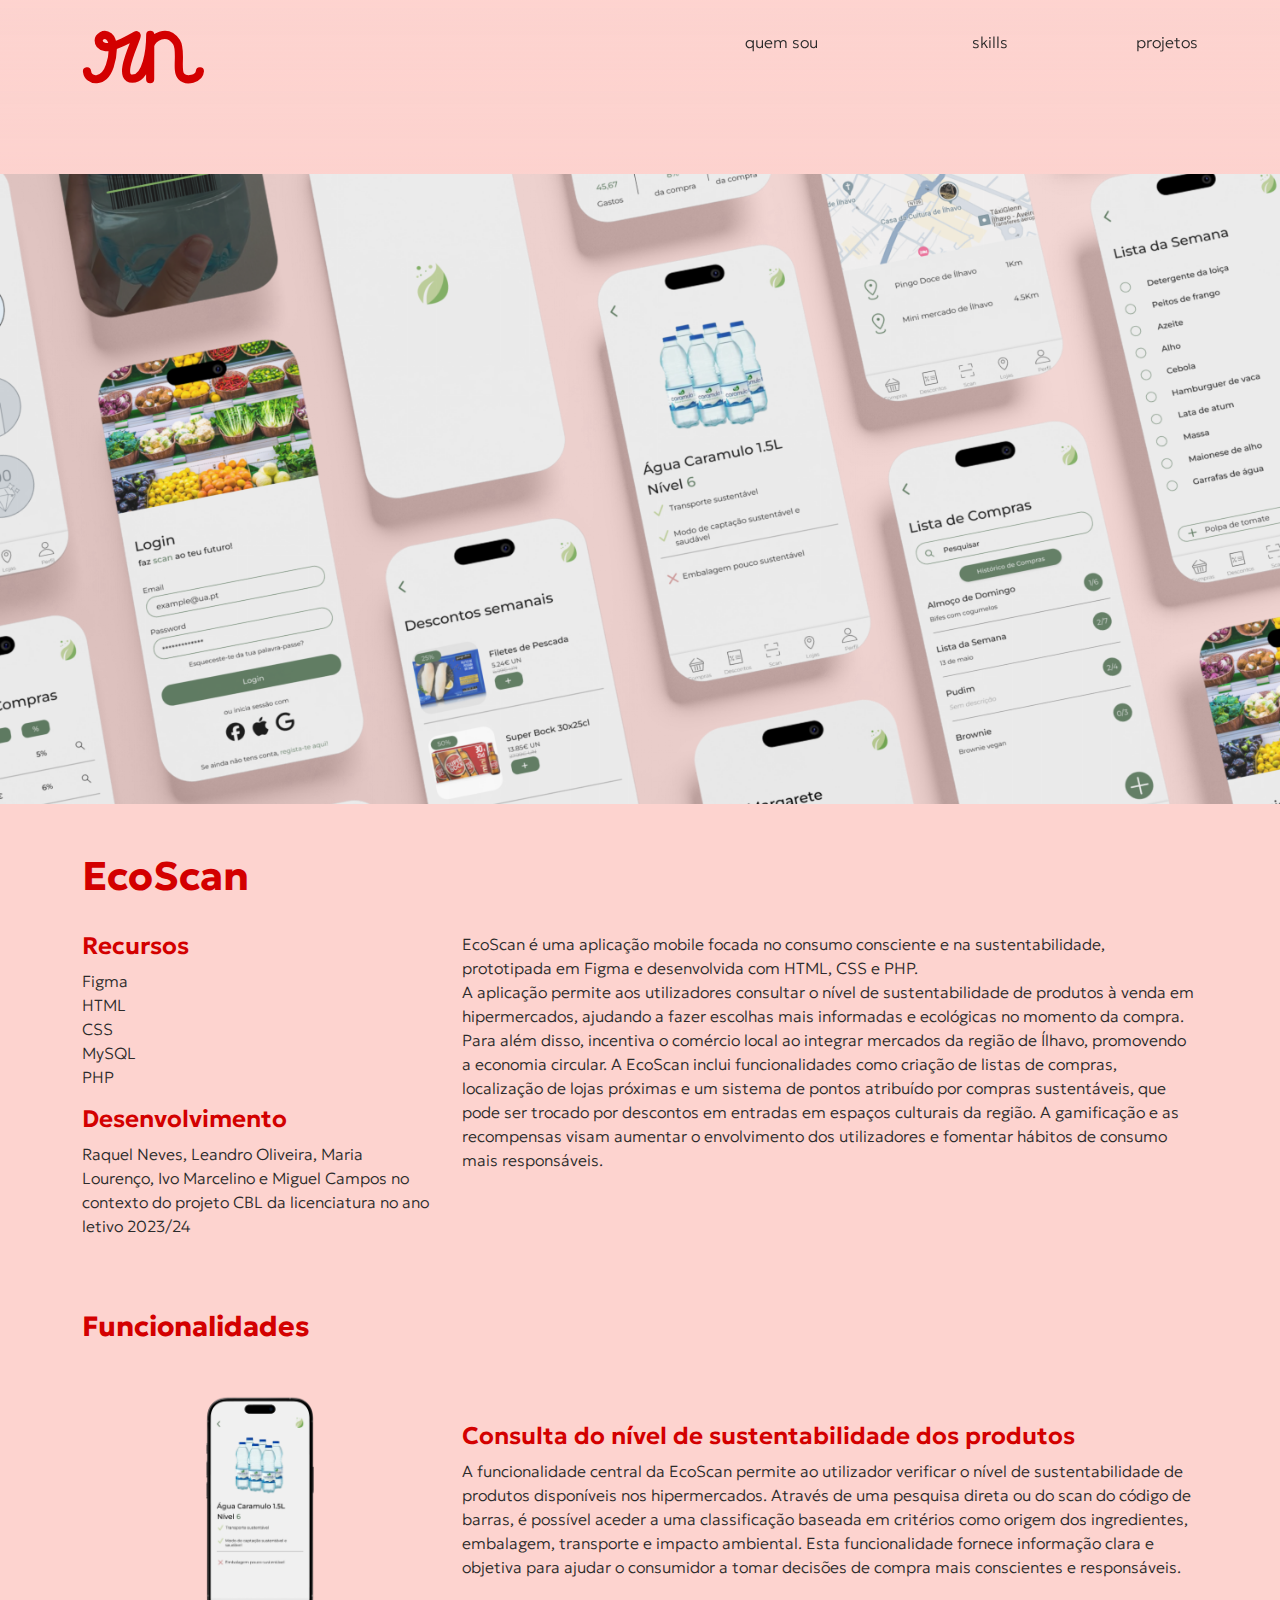
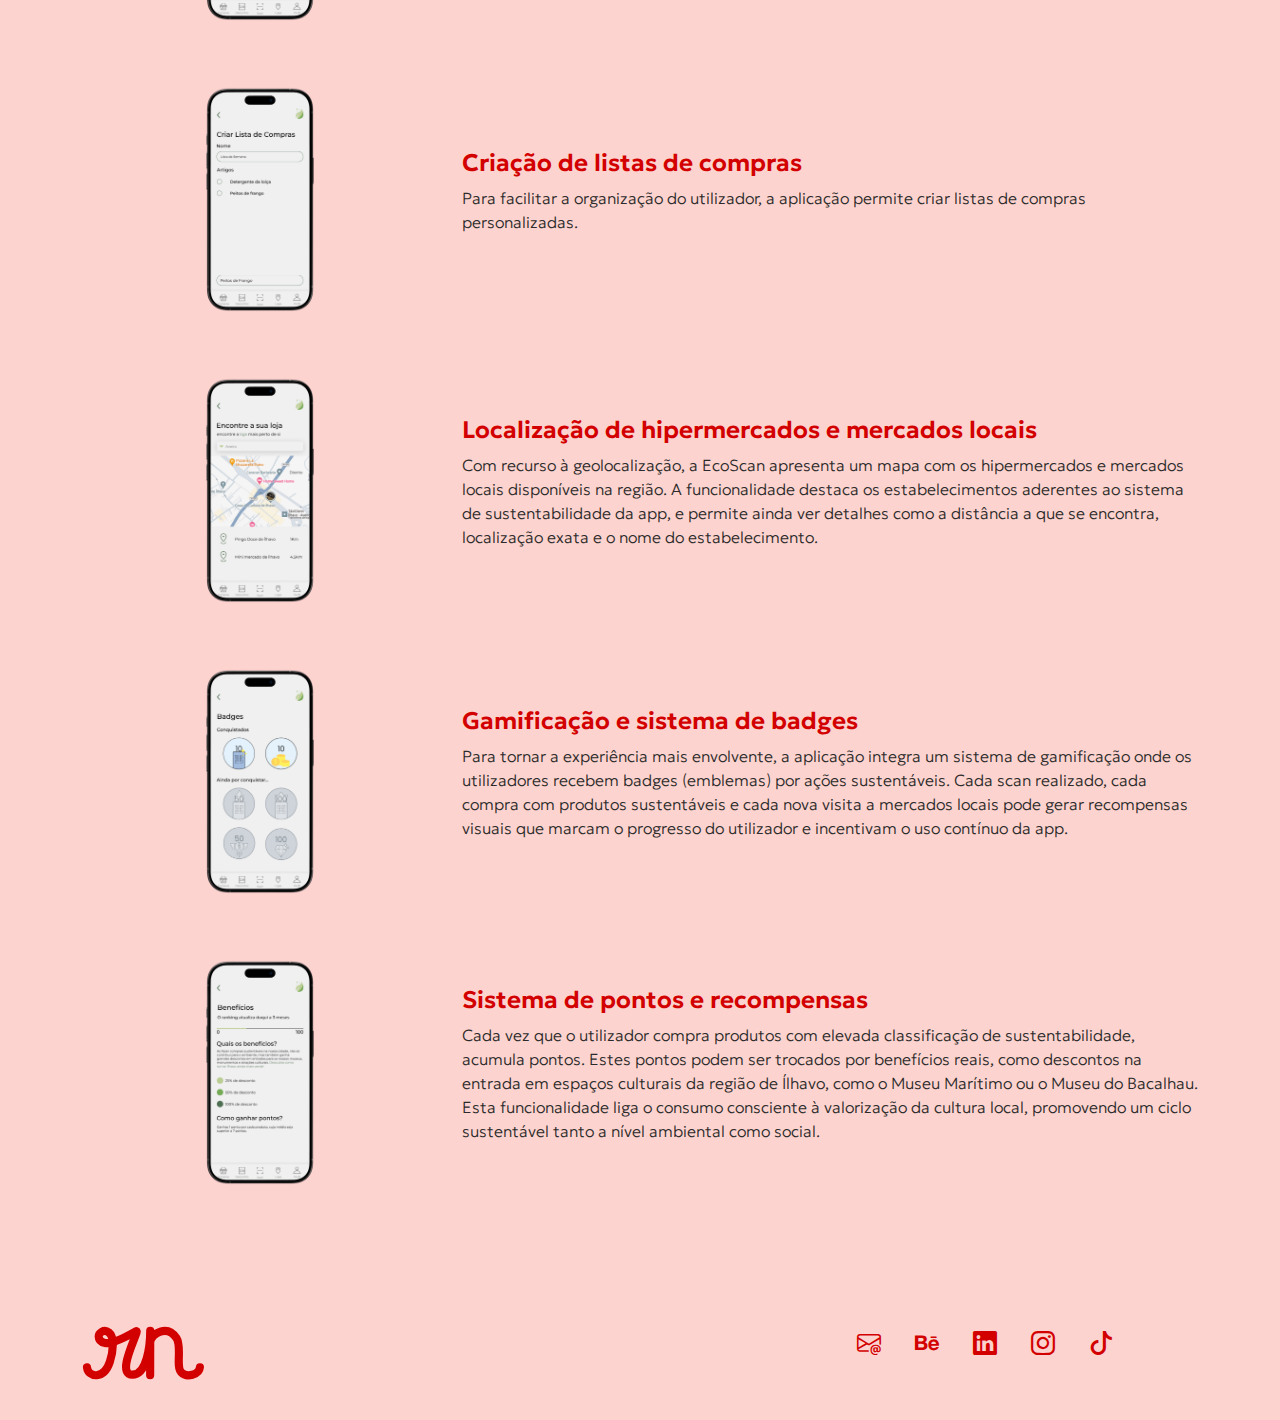
<file: ecoscan.html>
<!DOCTYPE html>
<html lang="pt">
<head>
  <meta charset="UTF-8">
  <meta name="viewport" content="width=device-width, initial-scale=1">
  <link rel="icon" type="image/x-icon" href="svgs/logo_pequeno.svg">
  <title>Raquel Neves – Projeto EcoScan</title>

  <link href="https://cdn.jsdelivr.net/npm/bootstrap@5.3.3/dist/css/bootstrap.min.css" rel="stylesheet">
  <link href="https://cdn.jsdelivr.net/npm/bootstrap-icons/font/bootstrap-icons.css" rel="stylesheet">
  <link rel="preconnect" href="https://fonts.googleapis.com">
  <link rel="preconnect" href="https://fonts.gstatic.com" crossorigin>
  <link href="https://fonts.googleapis.com/css2?family=Playwrite+DK+Loopet:wght@100..400&display=swap" rel="stylesheet">
  <link href="global.css" rel="stylesheet">
  <link rel="preconnect" href="https://fonts.googleapis.com">
  <link rel="preconnect" href="https://fonts.gstatic.com" crossorigin>
  <link href="https://fonts.googleapis.com/css2?family=Geologica:wght@100..900&display=swap" rel="stylesheet">


</head>

<body style="background: var(--light-pink)">

<header class="nav">
  <div class="container">
    <div class="row">
      <div class="col-6">
        <a href="index.html"><img src="svgs/logo_pequeno.svg"></a>
      </div>
      <div class="col-2 text-end">
        <a class="nav-menu" href="quemsou.html">quem sou</a>
      </div>
      <div class="col-2 text-end">
        <a class="nav-menu" href="index.html#skills">skills</a>
      </div>
      <div class="col-2 text-end">
        <a class="nav-menu" href="projetos.html">projetos</a>
      </div>
    </div>

  </div>
</header>

<section>
  <div class="capa-projeto mb-5">
    <img src="mockups/ecoscan-capa.png" alt="Capa" class="img-capa-projeto">
  </div>
  <section class="container mt-5">
    <h1 class="pb-4">EcoScan</h1>
    <div class="row">
      <div class="col-4">
        <h4>Recursos</h4>
        <ul>
          <li>Figma</li>
          <li>HTML</li>
          <li>CSS</li>
          <li>MySQL</li>
          <li>PHP</li>
        </ul>
        <h4>Desenvolvimento</h4>
        <p>Raquel Neves, Leandro Oliveira, Maria Lourenço, Ivo Marcelino e Miguel Campos no contexto do projeto CBL da licenciatura no ano letivo 2023/24</p>
      </div>
      <div class="col-8">
        <p>
          EcoScan é uma aplicação mobile focada no consumo consciente e na sustentabilidade, prototipada em Figma e desenvolvida com HTML, CSS e PHP.
          <br>A aplicação permite aos utilizadores consultar o nível de sustentabilidade de produtos à venda em hipermercados, ajudando a fazer escolhas mais informadas e ecológicas no momento da compra. Para além disso, incentiva o comércio local ao integrar mercados da região de Ílhavo, promovendo a economia circular. A EcoScan inclui funcionalidades como criação de listas de compras, localização de lojas próximas e um sistema de pontos atribuído por compras sustentáveis, que pode ser trocado por descontos em entradas em espaços culturais da região. A gamificação e as recompensas visam aumentar o envolvimento dos utilizadores e fomentar hábitos de consumo mais responsáveis.
        </p>
      </div>
    </div>

    <section class="my-5 pt-2 pb-5">
      <h3 class="pb-4">Funcionalidades</h3>
      <div class="row mb-4">
        <div class="col-4">
          <img src="projetos/ecoscan-nivel.png" width="100%">
        </div>
        <div class="col-8 d-flex align-items-center">
          <div>
            <h4>Consulta do nível de sustentabilidade dos produtos</h4>
            <p>
              A funcionalidade central da EcoScan permite ao utilizador verificar o nível de sustentabilidade de produtos disponíveis nos hipermercados. Através de uma pesquisa direta ou do scan do código de barras, é possível aceder a uma classificação baseada em critérios como origem dos ingredientes, embalagem, transporte e impacto ambiental. Esta funcionalidade fornece informação clara e objetiva para ajudar o consumidor a tomar decisões de compra mais conscientes e responsáveis.          </p>
          </div>
        </div>
      </div>
      <div class="row mb-4">
        <div class="col-4">
          <img src="projetos/ecoscan-lista.png" width="100%">
        </div>
        <div class="col-8 d-flex align-items-center">
          <div>
            <h4>Criação de listas de compras</h4>
            <p>
              Para facilitar a organização do utilizador, a aplicação permite criar listas de compras personalizadas.
            </p>
          </div>
        </div>
      </div>
      <div class="row mb-4">
        <div class="col-4">
          <img src="projetos/ecoscan-lojas.png" width="100%">
        </div>
        <div class="col-8 d-flex align-items-center">
          <div>
            <h4>Localização de hipermercados e mercados locais</h4>
            <p>
              Com recurso à geolocalização, a EcoScan apresenta um mapa com os hipermercados e mercados locais disponíveis na região. A funcionalidade destaca os estabelecimentos aderentes ao sistema de sustentabilidade da app, e permite ainda ver detalhes como a distância a que se encontra, localização exata e o nome do estabelecimento.
            </p>
          </div>
        </div>
      </div>
      <div class="row mb-4">
        <div class="col-4">
          <img src="projetos/ecoscan-badges.png" width="100%">
        </div>
        <div class="col-8 d-flex align-items-center">
          <div>
            <h4>Gamificação e sistema de badges</h4>
            <p>
              Para tornar a experiência mais envolvente, a aplicação integra um sistema de gamificação onde os utilizadores recebem badges (emblemas) por ações sustentáveis. Cada scan realizado, cada compra com produtos sustentáveis e cada nova visita a mercados locais pode gerar recompensas visuais que marcam o progresso do utilizador e incentivam o uso contínuo da app.
            </p>
          </div>
        </div>
      </div>
      <div class="row mb-4">
        <div class="col-4">
          <img src="projetos/ecoscan-pontos.png" width="100%">
        </div>
        <div class="col-8 d-flex align-items-center">
          <div>
            <h4>Sistema de pontos e recompensas</h4>
            <p>
              Cada vez que o utilizador compra produtos com elevada classificação de sustentabilidade, acumula pontos. Estes pontos podem ser trocados por benefícios reais, como descontos na entrada em espaços culturais da região de Ílhavo, como o Museu Marítimo ou o Museu do Bacalhau. Esta funcionalidade liga o consumo consciente à valorização da cultura local, promovendo um ciclo sustentável tanto a nível ambiental como social.
            </p>
          </div>
        </div>
      </div>

    </section>
  </section>

</section>




<!-- FOOTER -->
<footer>
  <div class="container">
    <div class="row">
      <div class="col-8">
        <a href="index.html#top"><img src="svgs/logo_pequeno.svg"></a>
      </div>
      <div class="col-4">
        <a href=""><i style="color: var(--main-red)" class="bi-envelope-at"></i></a>
        <a href="https://www.behance.net/ui-raquel" target="_blank"><i style="color: var(--main-red)" class="bi-behance"></i></a>
        <a href="https://www.linkedin.com/in/raquelgneves/" target="_blank"><i style="color: var(--main-red)" class="bi-linkedin"></i></a>
        <a href="https://www.instagram.com/ui.raquel/" target="_blank"><i style="color: var(--main-red)" class="bi-instagram"></i></a>
        <a href=""><i style="color: var(--main-red)" class="bi-tiktok"></i></a>
      </div>
    </div>
  </div>

</footer>


<script src="https://cdn.jsdelivr.net/npm/bootstrap@5.3.3/dist/js/bootstrap.bundle.min.js"></script>


</body>
</html>
</file>
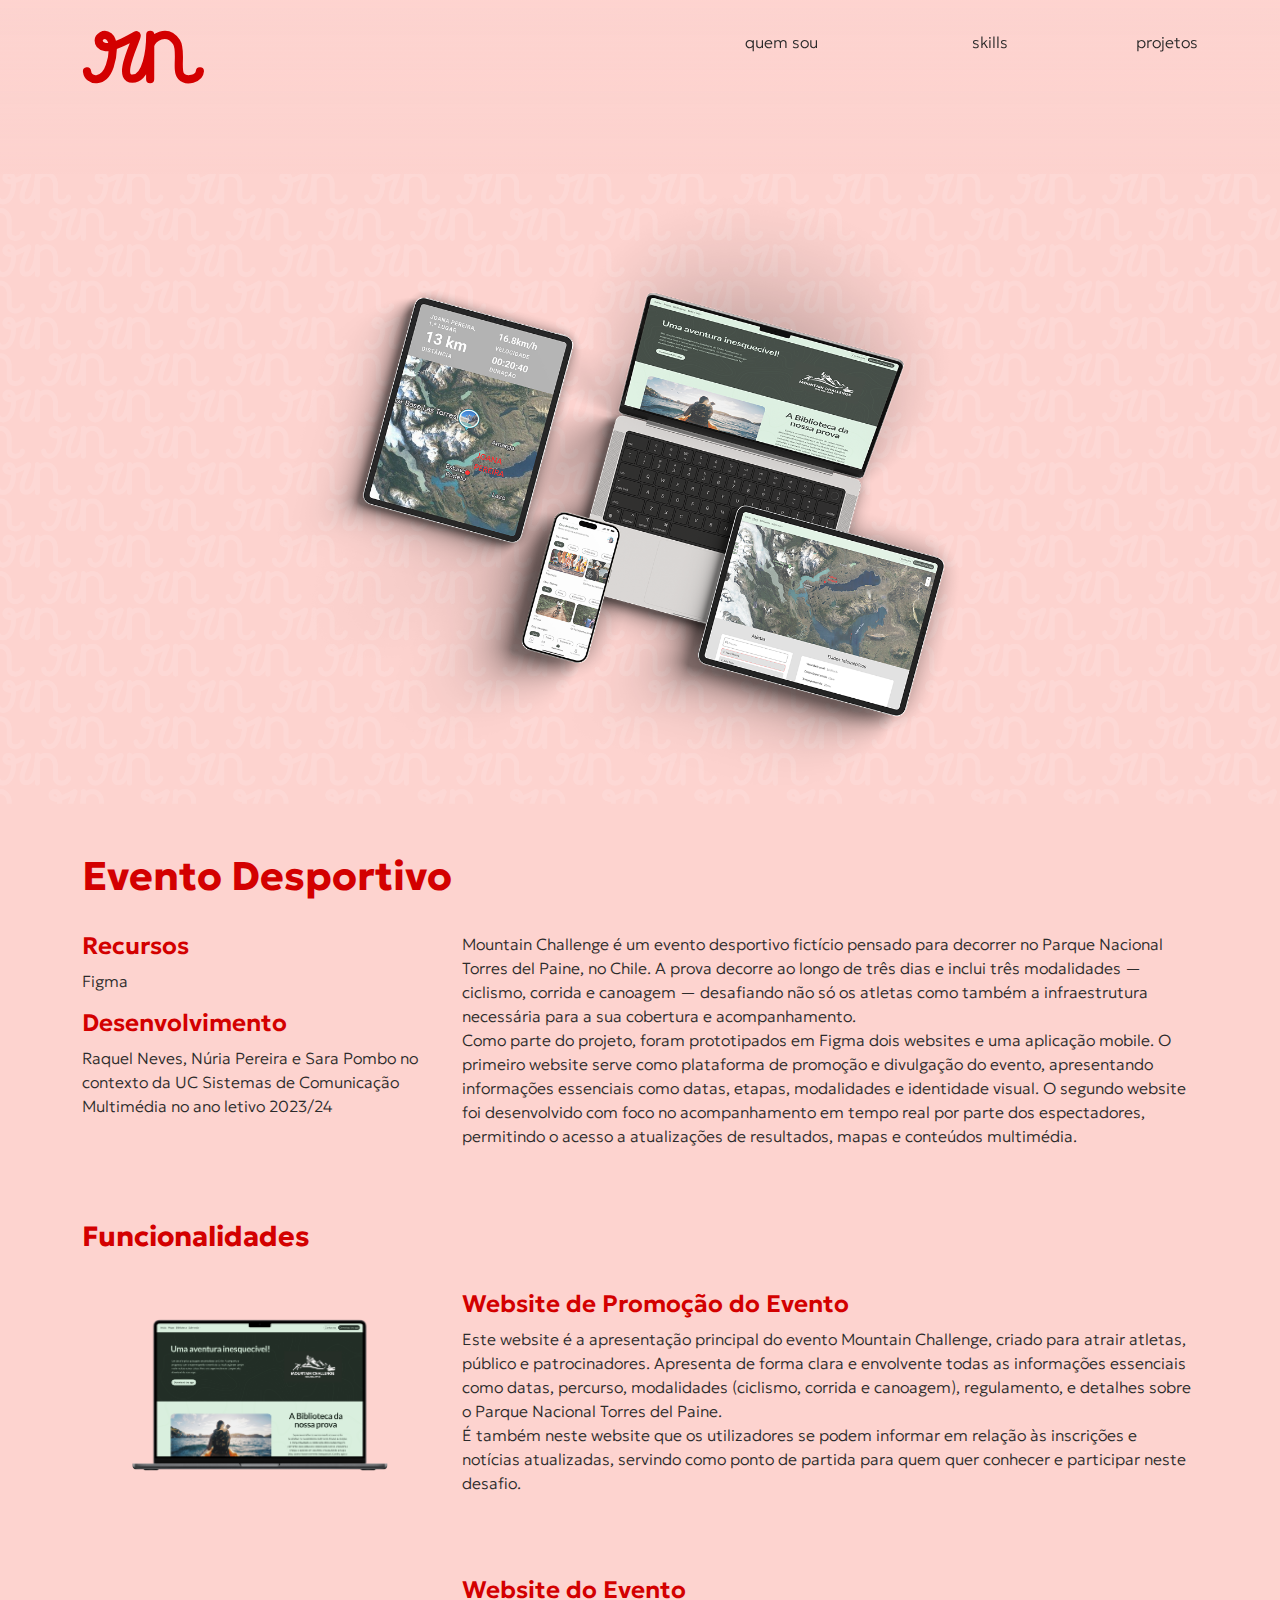
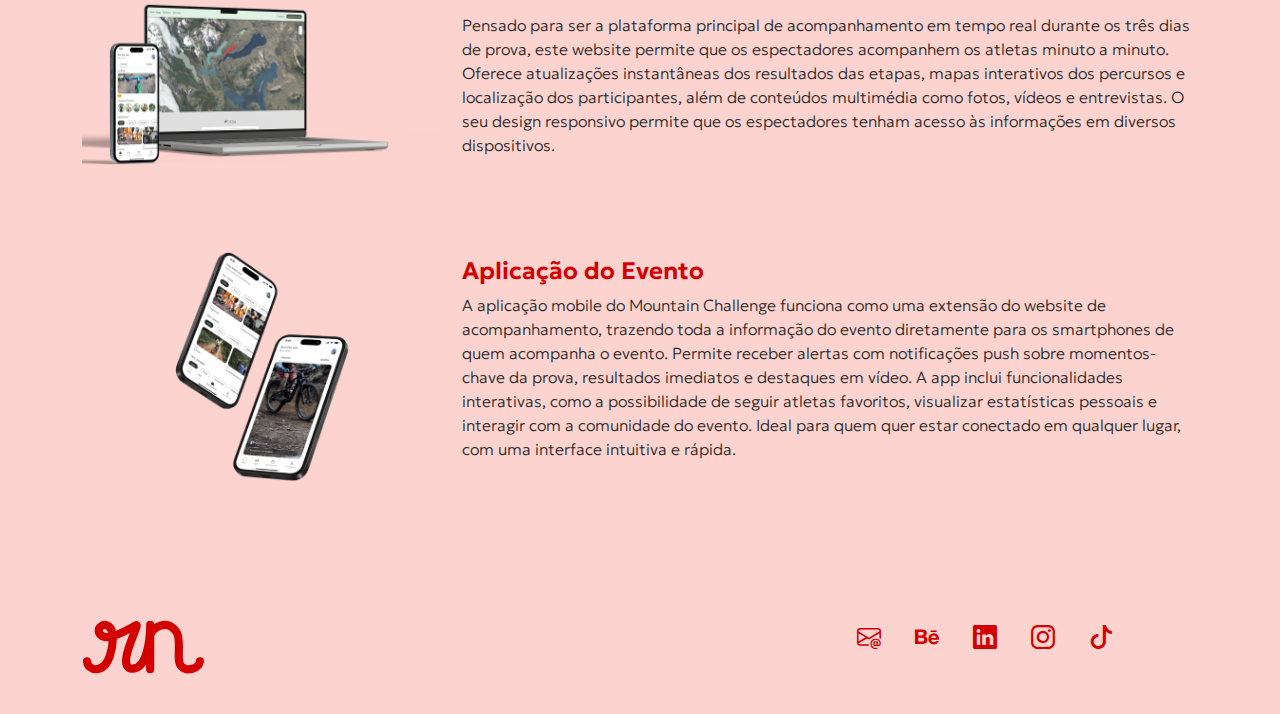
<file: evento.html>
<!DOCTYPE html>
<html lang="pt">
<head>
  <meta charset="UTF-8">
  <meta name="viewport" content="width=device-width, initial-scale=1">
  <link rel="icon" type="image/x-icon" href="svgs/logo_pequeno.svg">
  <title>Raquel Neves – Projeto Evento Desportivo</title>

  <link href="https://cdn.jsdelivr.net/npm/bootstrap@5.3.3/dist/css/bootstrap.min.css" rel="stylesheet">
  <link href="https://cdn.jsdelivr.net/npm/bootstrap-icons/font/bootstrap-icons.css" rel="stylesheet">
  <link rel="preconnect" href="https://fonts.googleapis.com">
  <link rel="preconnect" href="https://fonts.gstatic.com" crossorigin>
  <link href="https://fonts.googleapis.com/css2?family=Playwrite+DK+Loopet:wght@100..400&display=swap" rel="stylesheet">
  <link href="global.css" rel="stylesheet">
  <link rel="preconnect" href="https://fonts.googleapis.com">
  <link rel="preconnect" href="https://fonts.gstatic.com" crossorigin>
  <link href="https://fonts.googleapis.com/css2?family=Geologica:wght@100..900&display=swap" rel="stylesheet">


</head>

<body style="background: var(--light-pink)">

<header class="nav">
  <div class="container">
    <div class="row">
      <div class="col-6">
        <a href="index.html"><img src="svgs/logo_pequeno.svg"></a>
      </div>
      <div class="col-2 text-end">
        <a class="nav-menu" href="quemsou.html">quem sou</a>
      </div>
      <div class="col-2 text-end">
        <a class="nav-menu" href="index.html#skills">skills</a>
      </div>
      <div class="col-2 text-end">
        <a class="nav-menu" href="projetos.html">projetos</a>
      </div>
    </div>

  </div>
</header>

<section>
  <div class="capa-projeto mb-5">
    <img src="projetos/evento-capa.png" class="img-capa-projeto">
  </div>
  <section class="container mt-5">
    <h1 class="pb-4">Evento Desportivo</h1>
    <div class="row">
      <div class="col-4">
        <h4>Recursos</h4>
        <ul>
          <li>Figma</li>
        </ul>
        <h4>Desenvolvimento</h4>
        <p>Raquel Neves, Núria Pereira e Sara Pombo no contexto da UC Sistemas de Comunicação Multimédia no ano letivo 2023/24</p>
      </div>
      <div class="col-8">
        <p>
          Mountain Challenge é um evento desportivo fictício pensado para decorrer no Parque Nacional Torres del Paine, no Chile. A prova decorre ao longo de três dias e inclui três modalidades — ciclismo, corrida e canoagem — desafiando não só os atletas como também a infraestrutura necessária para a sua cobertura e acompanhamento.
          <br>Como parte do projeto, foram prototipados em Figma dois websites e uma aplicação mobile. O primeiro website serve como plataforma de promoção e divulgação do evento, apresentando informações essenciais como datas, etapas, modalidades e identidade visual. O segundo website foi desenvolvido com foco no acompanhamento em tempo real por parte dos espectadores, permitindo o acesso a atualizações de resultados, mapas e conteúdos multimédia.
        </p>
      </div>
    </div>

    <section class="my-5 pt-2 pb-5">
      <h3 class="pb-4">Funcionalidades</h3>
      <div class="row mb-4">
        <div class="col-4">
          <img src="projetos/evento-sitepromocional.png" width="100%">
        </div>
        <div class="col-8 d-flex align-items-center">
          <div>
            <h4>Website de Promoção do Evento</h4>
            <p>
              Este website é a apresentação principal do evento Mountain Challenge, criado para atrair atletas, público e patrocinadores. Apresenta de forma clara e envolvente todas as informações essenciais como datas, percurso, modalidades (ciclismo, corrida e canoagem), regulamento, e detalhes sobre o Parque Nacional Torres del Paine.
              <br>É também neste website que os utilizadores se podem informar em relação às inscrições e notícias atualizadas, servindo como ponto de partida para quem quer conhecer e participar neste desafio.
            </p>
          </div>
        </div>
      </div>
      <div class="row mb-4">
        <div class="col-4">
          <img src="projetos/evento-website.png" width="100%">
        </div>
        <div class="col-8 d-flex align-items-center">
          <div>
            <h4>Website do Evento</h4>
            <p>
              Pensado para ser a plataforma principal de acompanhamento em tempo real durante os três dias de prova, este website permite que os espectadores acompanhem os atletas minuto a minuto. Oferece atualizações instantâneas dos resultados das etapas, mapas interativos dos percursos e localização dos participantes, além de conteúdos multimédia como fotos, vídeos e entrevistas. O seu design responsivo permite que os espectadores tenham acesso às informações em diversos dispositivos.
            </p>
          </div>
        </div>
      </div>
      <div class="row mb-4">
        <div class="col-4">
          <img src="projetos/evento-app.png" width="100%">
        </div>
        <div class="col-8 d-flex align-items-center">
          <div>
            <h4>Aplicação do Evento</h4>
            <p>
              A aplicação mobile do Mountain Challenge funciona como uma extensão do website de acompanhamento, trazendo toda a informação do evento diretamente para os smartphones de quem acompanha o evento. Permite receber alertas com notificações push sobre momentos-chave da prova, resultados imediatos e destaques em vídeo. A app inclui funcionalidades interativas, como a possibilidade de seguir atletas favoritos, visualizar estatísticas pessoais e interagir com a comunidade do evento. Ideal para quem quer estar conectado em qualquer lugar, com uma interface intuitiva e rápida.
            </p>
          </div>
        </div>
      </div>

    </section>
  </section>

</section>




<!-- FOOTER -->
<footer>
  <div class="container">
    <div class="row">
      <div class="col-8">
        <a href="index.html#top"><img src="svgs/logo_pequeno.svg"></a>
      </div>
      <div class="col-4">
        <a href=""><i style="color: var(--main-red)" class="bi-envelope-at"></i></a>
        <a href="https://www.behance.net/ui-raquel" target="_blank"><i style="color: var(--main-red)" class="bi-behance"></i></a>
        <a href="https://www.linkedin.com/in/raquelgneves/" target="_blank"><i style="color: var(--main-red)" class="bi-linkedin"></i></a>
        <a href="https://www.instagram.com/ui.raquel/" target="_blank"><i style="color: var(--main-red)" class="bi-instagram"></i></a>
        <a href=""><i style="color: var(--main-red)" class="bi-tiktok"></i></a>
      </div>
    </div>
  </div>

</footer>


<script src="https://cdn.jsdelivr.net/npm/bootstrap@5.3.3/dist/js/bootstrap.bundle.min.js"></script>


</body>
</html>
</file>
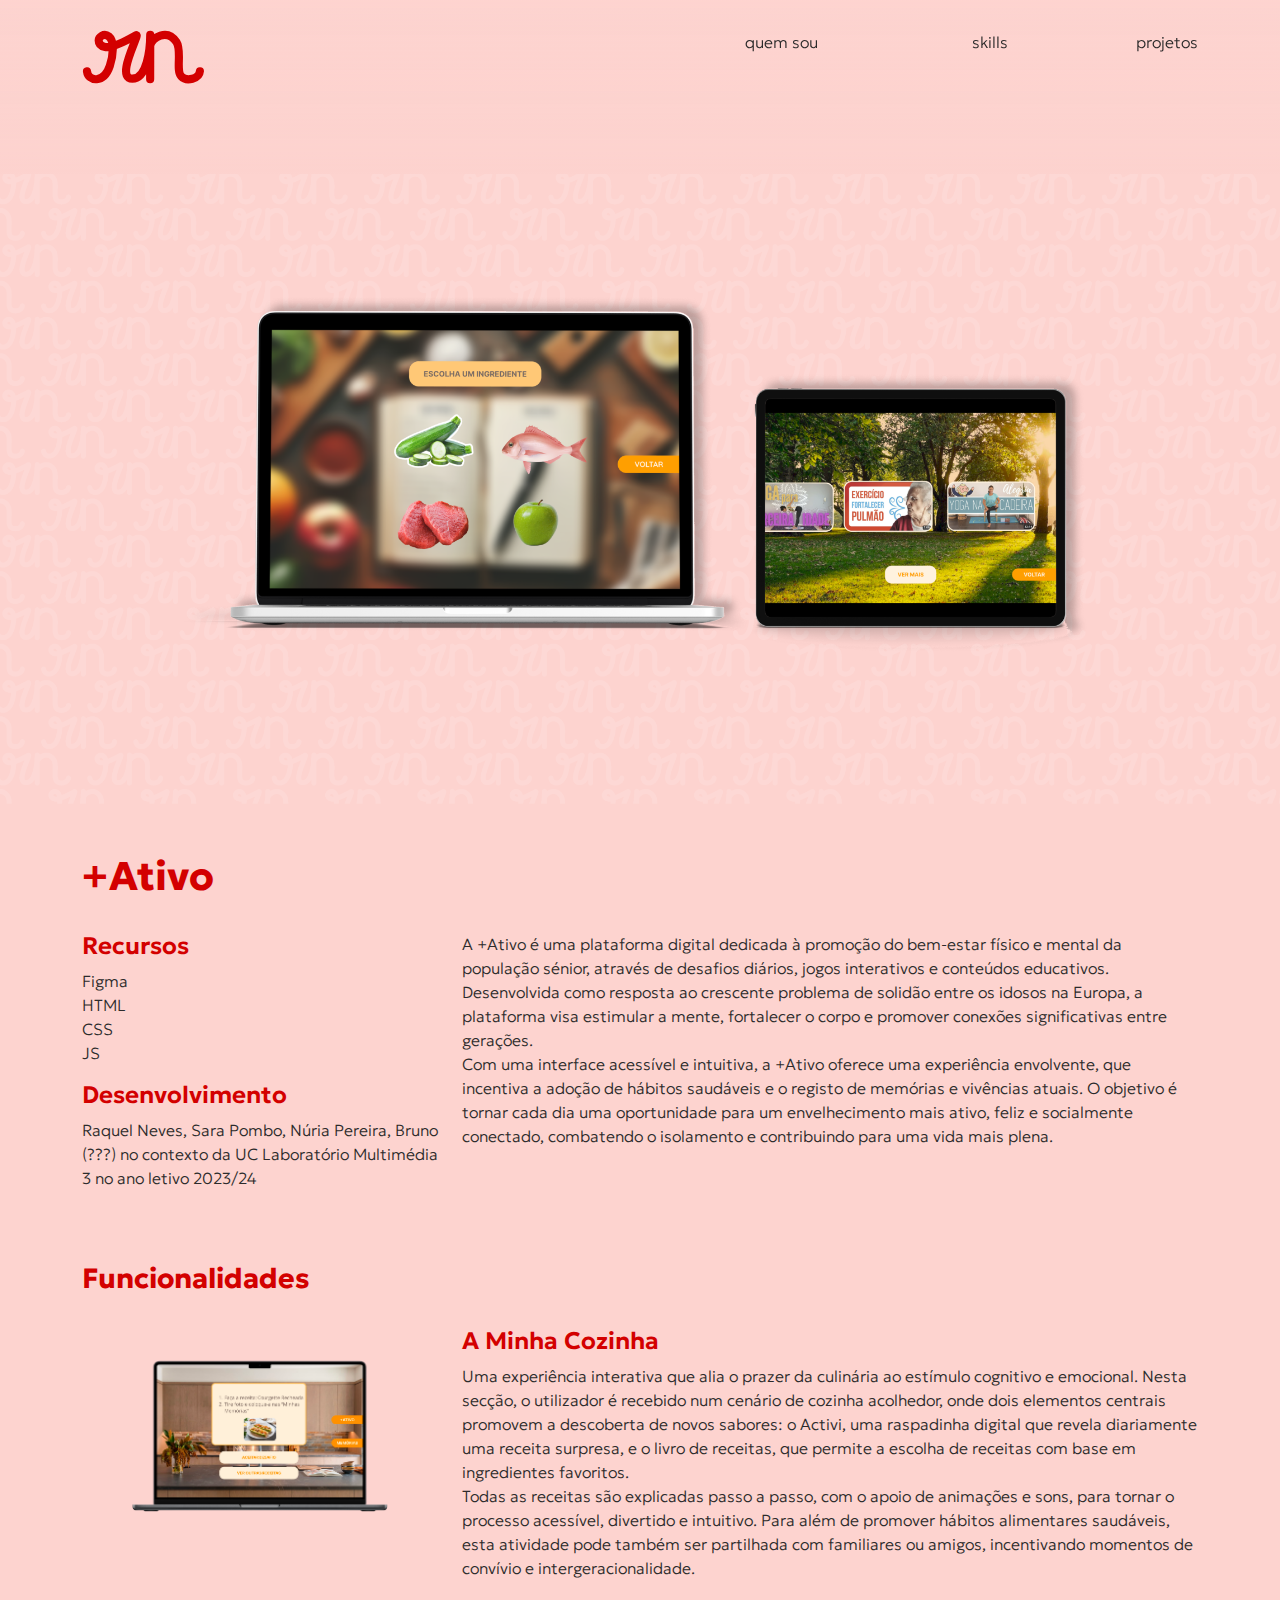
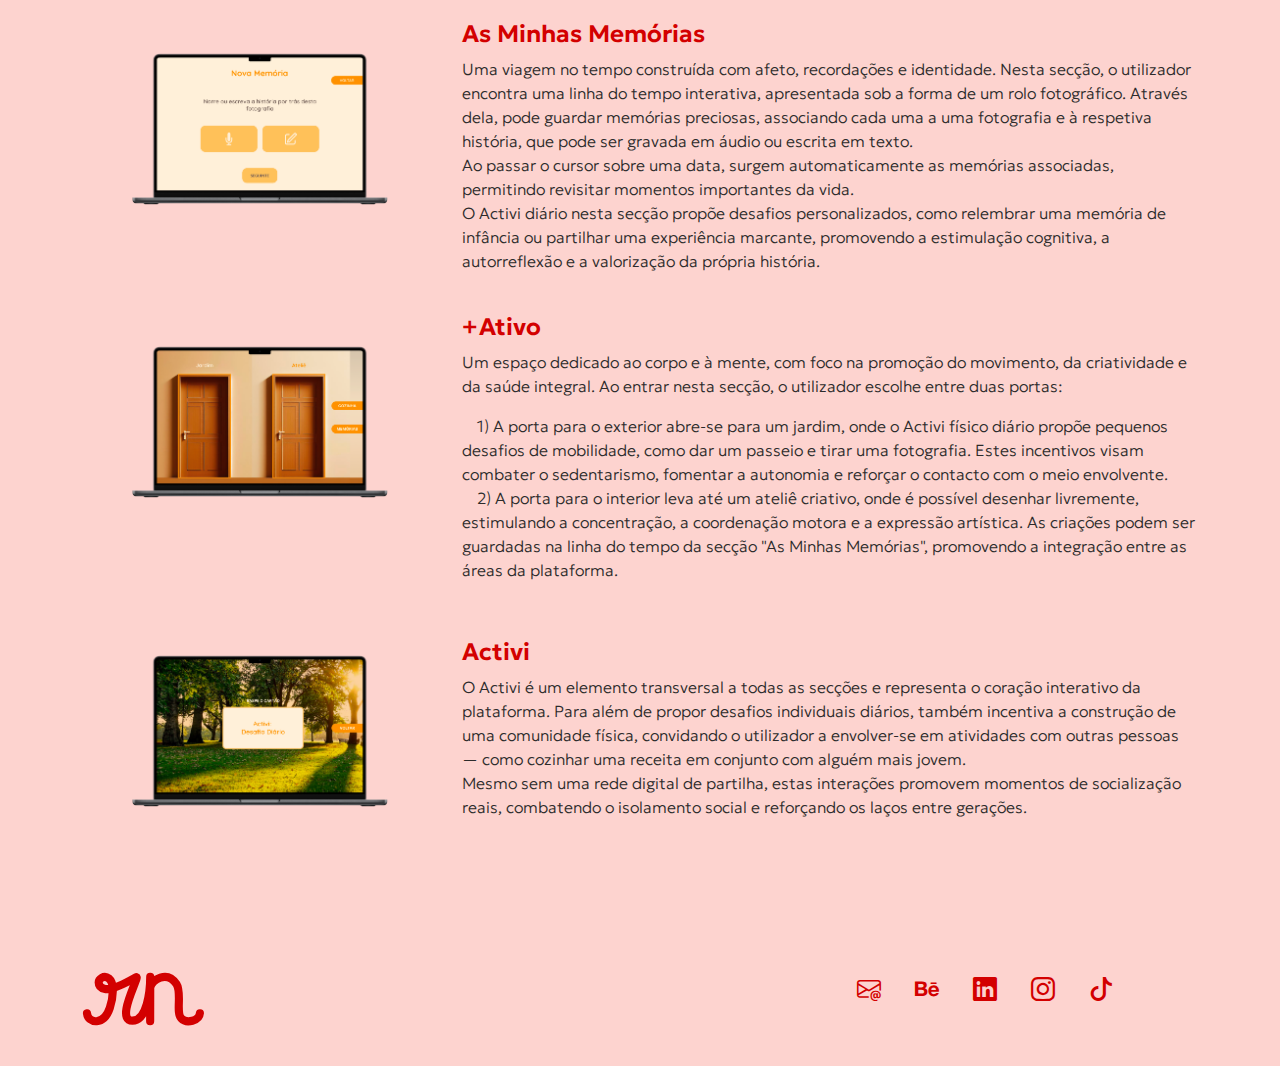
<file: maisativo.html>
<!DOCTYPE html>
<html lang="pt">
<head>
    <meta charset="UTF-8">
    <meta name="viewport" content="width=device-width, initial-scale=1">
    <link rel="icon" type="image/x-icon" href="svgs/logo_pequeno.svg">
    <title>Raquel Neves – Projeto +Ativo</title>

    <link href="https://cdn.jsdelivr.net/npm/bootstrap@5.3.3/dist/css/bootstrap.min.css" rel="stylesheet">
    <link href="https://cdn.jsdelivr.net/npm/bootstrap-icons/font/bootstrap-icons.css" rel="stylesheet">
    <link rel="preconnect" href="https://fonts.googleapis.com">
    <link rel="preconnect" href="https://fonts.gstatic.com" crossorigin>
    <link href="https://fonts.googleapis.com/css2?family=Playwrite+DK+Loopet:wght@100..400&display=swap" rel="stylesheet">
    <link href="global.css" rel="stylesheet">
    <link rel="preconnect" href="https://fonts.googleapis.com">
    <link rel="preconnect" href="https://fonts.gstatic.com" crossorigin>
    <link href="https://fonts.googleapis.com/css2?family=Geologica:wght@100..900&display=swap" rel="stylesheet">


</head>

<body style="background: var(--light-pink)">

<header class="nav">
    <div class="container">
        <div class="row">
            <div class="col-6">
                <a href="index.html"><img src="svgs/logo_pequeno.svg"></a>
            </div>
            <div class="col-2 text-end">
                <a class="nav-menu" href="quemsou.html">quem sou</a>
            </div>
            <div class="col-2 text-end">
                <a class="nav-menu" href="index.html#skills">skills</a>
            </div>
            <div class="col-2 text-end">
                <a class="nav-menu" href="projetos.html">projetos</a>
            </div>
        </div>

    </div>
</header>

<section>
    <div class="capa-projeto mb-5">
        <img src="projetos/ativo-capa.png" class="img-capa-projeto">
    </div>
    <section class="container mt-5">
        <h1 class="pb-4">+Ativo</h1>
        <div class="row">
            <div class="col-4">
                <h4>Recursos</h4>
                <ul>
                    <li>Figma</li>
                    <li>HTML</li>
                    <li>CSS</li>
                    <li>JS</li>
                </ul>
                <h4>Desenvolvimento</h4>
                <p>Raquel Neves, Sara Pombo, Núria Pereira, Bruno (???) no contexto da UC Laboratório Multimédia 3 no ano letivo 2023/24</p>
            </div>
            <div class="col-8">
                <p>
                    A +Ativo é uma plataforma digital dedicada à promoção do bem-estar físico e mental da população sénior, através de desafios diários, jogos interativos e conteúdos educativos. Desenvolvida como resposta ao crescente problema de solidão entre os idosos na Europa, a plataforma visa estimular a mente, fortalecer o corpo e promover conexões significativas entre gerações.
                    <br> Com uma interface acessível e intuitiva, a +Ativo oferece uma experiência envolvente, que incentiva a adoção de hábitos saudáveis e o registo de memórias e vivências atuais. O objetivo é tornar cada dia uma oportunidade para um envelhecimento mais ativo, feliz e socialmente conectado, combatendo o isolamento e contribuindo para uma vida mais plena.
                </p>
            </div>
        </div>

        <section class="my-5 pt-2 pb-5">
            <h3 class="pb-4">Funcionalidades</h3>
            <div class="row mb-4">
                <div class="col-4">
                    <img src="projetos/ativo-cozinha.png" width="100%">
                </div>
                <div class="col-8 d-flex align-items-center">
                    <div>
                        <h4>A Minha Cozinha</h4>
                        <p>Uma experiência interativa que alia o prazer da culinária ao estímulo cognitivo e emocional. Nesta secção, o utilizador é recebido num cenário de cozinha acolhedor, onde dois elementos centrais promovem a descoberta de novos sabores: o Activi, uma raspadinha digital que revela diariamente uma receita surpresa, e o livro de receitas, que permite a escolha de receitas com base em ingredientes favoritos. <br> Todas as receitas são explicadas passo a passo, com o apoio de animações e sons, para tornar o processo acessível, divertido e intuitivo. Para além de promover hábitos alimentares saudáveis, esta atividade pode também ser partilhada com familiares ou amigos, incentivando momentos de convívio e intergeracionalidade.</p>
                    </div>
                </div>
            </div>
            <div class="row mb-4">
                <div class="col-4">
                    <img src="projetos/ativo-memorias.png" width="100%">
                </div>
                <div class="col-8 d-flex align-items-center">
                    <div>
                        <h4>As Minhas Memórias</h4>
                        <p>
                            Uma viagem no tempo construída com afeto, recordações e identidade. Nesta secção, o utilizador encontra uma linha do tempo interativa, apresentada sob a forma de um rolo fotográfico. Através dela, pode guardar memórias preciosas, associando cada uma a uma fotografia e à respetiva história, que pode ser gravada em áudio ou escrita em texto.
                            <br>Ao passar o cursor sobre uma data, surgem automaticamente as memórias associadas, permitindo revisitar momentos importantes da vida.
                            <br>O Activi diário nesta secção propõe desafios personalizados, como relembrar uma memória de infância ou partilhar uma experiência marcante, promovendo a estimulação cognitiva, a autorreflexão e a valorização da própria história.
                        </p>
                    </div>
                </div>
            </div>
            <div class="row mb-4">
                <div class="col-4">
                    <img src="projetos/ativo-portas.png" width="100%">
                </div>
                <div class="col-8 d-flex align-items-center">
                    <div>
                        <h4>+Ativo</h4>
                        <p>
                            Um espaço dedicado ao corpo e à mente, com foco na promoção do movimento, da criatividade e da saúde integral. Ao entrar nesta secção, o utilizador escolhe entre duas portas:
                        </p>
                        <ul style="text-indent: 15px">
                            <li>
                                1) A porta para o exterior abre-se para um jardim, onde o Activi físico diário propõe pequenos desafios de mobilidade, como dar um passeio e tirar uma fotografia. Estes incentivos visam combater o sedentarismo, fomentar a autonomia e reforçar o contacto com o meio envolvente.
                            </li>
                            <li>
                                2) A porta para o interior leva até um ateliê criativo, onde é possível desenhar livremente, estimulando a concentração, a coordenação motora e a expressão artística. As criações podem ser guardadas na linha do tempo da secção "As Minhas Memórias", promovendo a integração entre as áreas da plataforma.
                            </li>
                        </ul>
                    </div>
                </div>
            </div>
            <div class="row mb-4">
                <div class="col-4">
                    <img src="projetos/ativo-raspadinha.png" width="100%">
                </div>
                <div class="col-8 d-flex align-items-center">
                    <div>
                        <h4>Activi</h4>
                        <p>
                            O Activi é um elemento transversal a todas as secções e representa o coração interativo da plataforma. Para além de propor desafios individuais diários, também incentiva a construção de uma comunidade física, convidando o utilizador a envolver-se em atividades com outras pessoas — como cozinhar uma receita em conjunto com alguém mais jovem.
                            <br>Mesmo sem uma rede digital de partilha, estas interações promovem momentos de socialização reais, combatendo o isolamento social e reforçando os laços entre gerações.
                        </p>
                    </div>
                </div>
            </div>
        </section>
    </section>

</section>




<!-- FOOTER -->
<footer>
    <div class="container">
        <div class="row">
            <div class="col-8">
                <a href="index.html#top"><img src="svgs/logo_pequeno.svg"></a>
            </div>
            <div class="col-4">
                <a href=""><i style="color: var(--main-red)" class="bi-envelope-at"></i></a>
                <a href="https://www.behance.net/ui-raquel" target="_blank"><i style="color: var(--main-red)" class="bi-behance"></i></a>
                <a href="https://www.linkedin.com/in/raquelgneves/" target="_blank"><i style="color: var(--main-red)" class="bi-linkedin"></i></a>
                <a href="https://www.instagram.com/ui.raquel/" target="_blank"><i style="color: var(--main-red)" class="bi-instagram"></i></a>
                <a href=""><i style="color: var(--main-red)" class="bi-tiktok"></i></a>
            </div>
        </div>
    </div>

</footer>


<script src="https://cdn.jsdelivr.net/npm/bootstrap@5.3.3/dist/js/bootstrap.bundle.min.js"></script>


</body>
</html>
</file>
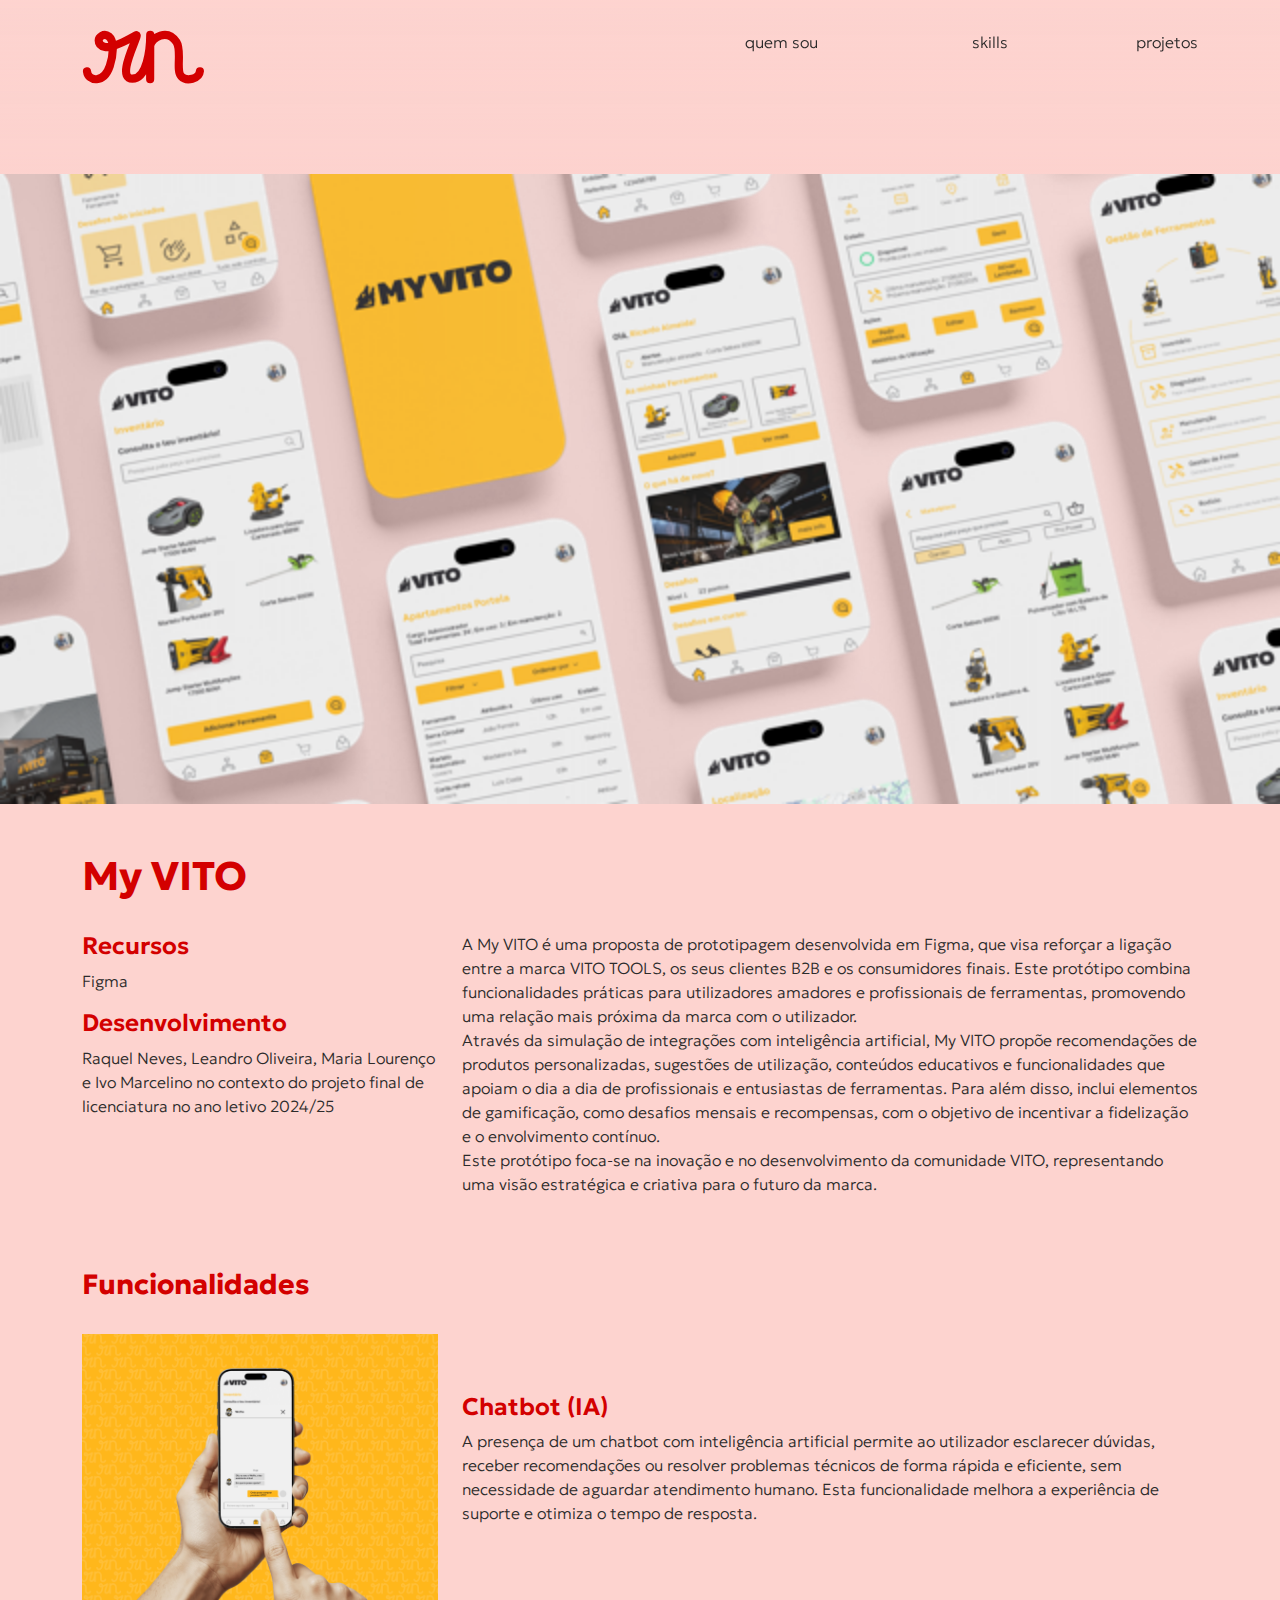
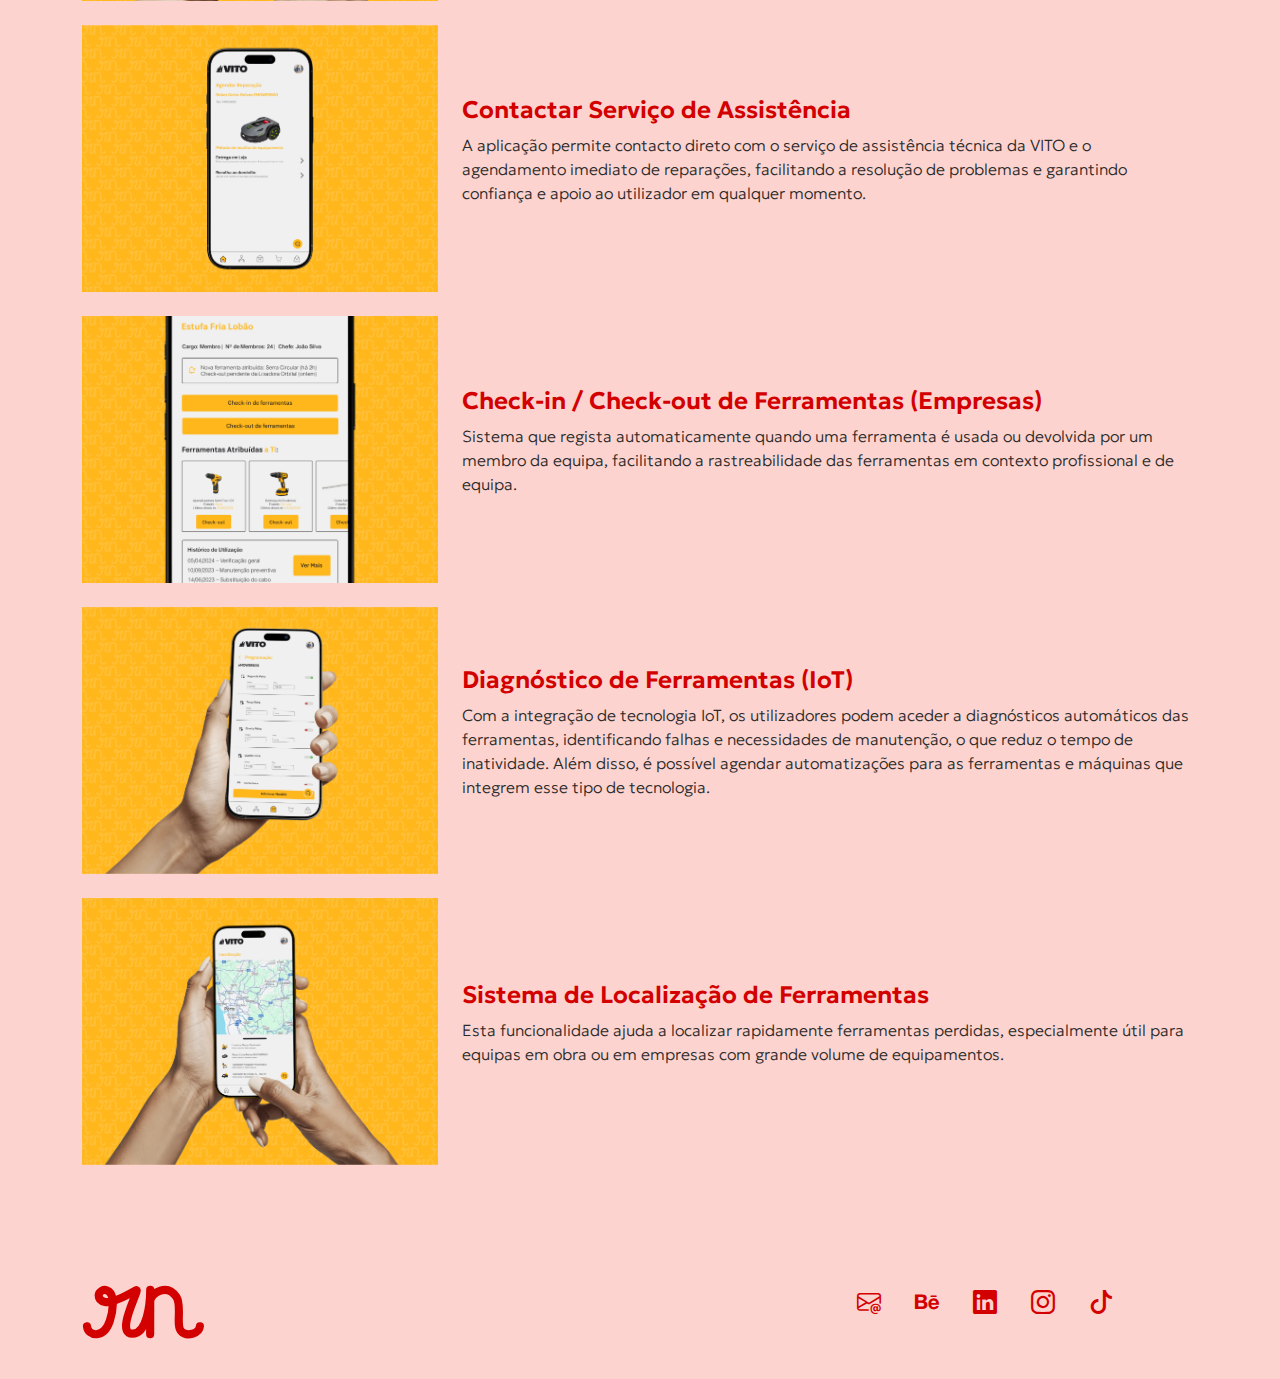
<file: myvito.html>
<!DOCTYPE html>
<html lang="pt">
<head>
  <meta charset="UTF-8">
  <meta name="viewport" content="width=device-width, initial-scale=1">
  <link rel="icon" type="image/x-icon" href="svgs/logo_pequeno.svg">
  <title>Raquel Neves – Projeto My VITO</title>

  <link href="https://cdn.jsdelivr.net/npm/bootstrap@5.3.3/dist/css/bootstrap.min.css" rel="stylesheet">
  <link href="https://cdn.jsdelivr.net/npm/bootstrap-icons/font/bootstrap-icons.css" rel="stylesheet">
  <link rel="preconnect" href="https://fonts.googleapis.com">
  <link rel="preconnect" href="https://fonts.gstatic.com" crossorigin>
  <link href="https://fonts.googleapis.com/css2?family=Playwrite+DK+Loopet:wght@100..400&display=swap" rel="stylesheet">
  <link href="global.css" rel="stylesheet">
  <link rel="preconnect" href="https://fonts.googleapis.com">
  <link rel="preconnect" href="https://fonts.gstatic.com" crossorigin>
  <link href="https://fonts.googleapis.com/css2?family=Geologica:wght@100..900&display=swap" rel="stylesheet">


</head>

<body style="background: var(--light-pink)">

<header class="nav">
  <div class="container">
    <div class="row">
      <div class="col-6">
        <a href="index.html"><img src="svgs/logo_pequeno.svg"></a>
      </div>
      <div class="col-2 text-end">
        <a class="nav-menu" href="quemsou.html">quem sou</a>
      </div>
      <div class="col-2 text-end">
        <a class="nav-menu" href="index.html#skills">skills</a>
      </div>
      <div class="col-2 text-end">
        <a class="nav-menu" href="projetos.html">projetos</a>
      </div>
    </div>

  </div>
</header>

<section>
  <div class="capa-projeto mb-5">
    <img src="mockups/myvito-ecras.png" alt="Capa" class="img-capa-projeto">
  </div>
  <section class="container mt-5">
    <h1 class="pb-4">My VITO</h1>
    <div class="row">
      <div class="col-4">
        <h4>Recursos</h4>
        <ul>
          <li>Figma</li>
        </ul>
        <h4>Desenvolvimento</h4>
        <p>Raquel Neves, Leandro Oliveira, Maria Lourenço e Ivo Marcelino no contexto do projeto final de licenciatura no ano letivo 2024/25</p>
      </div>
      <div class="col-8">
        <p>
          A My VITO é uma proposta de prototipagem desenvolvida em Figma, que visa reforçar a ligação entre a marca VITO TOOLS, os seus clientes B2B e os consumidores finais. Este protótipo combina funcionalidades práticas para utilizadores amadores e profissionais de ferramentas, promovendo uma relação mais próxima da marca com o utilizador.
          <br>Através da simulação de integrações com inteligência artificial, My VITO propõe recomendações de produtos personalizadas, sugestões de utilização, conteúdos educativos e funcionalidades que apoiam o dia a dia de profissionais e entusiastas de ferramentas. Para além disso, inclui elementos de gamificação, como desafios mensais e recompensas, com o objetivo de incentivar a fidelização e o envolvimento contínuo.
          <br>Este protótipo foca-se na inovação e no desenvolvimento da comunidade VITO, representando uma visão estratégica e criativa para o futuro da marca.
        </p>
      </div>
    </div>

    <section class="my-5 pt-2 pb-5">
      <h3 class="pb-4">Funcionalidades</h3>
      <div class="row mb-4">
        <div class="col-4">
          <img src="projetos/vito-chatbot.png" width="100%">
        </div>
        <div class="col-8 d-flex align-items-center">
          <div>
            <h4>Chatbot (IA)</h4>
            <p>
              A presença de um chatbot com inteligência artificial permite ao utilizador esclarecer dúvidas, receber recomendações ou resolver problemas técnicos de forma rápida e eficiente, sem necessidade de aguardar atendimento humano. Esta funcionalidade melhora a experiência de suporte e otimiza o tempo de resposta.
            </p>
          </div>
        </div>
      </div>
      <div class="row mb-4">
        <div class="col-4">
          <img src="projetos/vito-assistencia.png" width="100%">
        </div>
        <div class="col-8 d-flex align-items-center">
          <div>
            <h4>Contactar Serviço de Assistência</h4>
            <p>
              A aplicação permite contacto direto com o serviço de assistência técnica da VITO e o agendamento imediato de reparações, facilitando a resolução de problemas e garantindo confiança e apoio ao utilizador em qualquer momento.
            </p>
          </div>
        </div>
      </div>
      <div class="row mb-4">
        <div class="col-4">
          <img src="projetos/vito-checkin.png" width="100%">
        </div>
        <div class="col-8 d-flex align-items-center">
          <div>
            <h4>Check-in / Check-out de Ferramentas (Empresas)</h4>
            <p>
              Sistema que regista automaticamente quando uma ferramenta é usada ou devolvida por um membro da equipa, facilitando a rastreabilidade das ferramentas em contexto profissional e de equipa.
            </p>
          </div>
        </div>
      </div>
      <div class="row mb-4">
        <div class="col-4">
          <img src="projetos/vito-iot.png" width="100%">
        </div>
        <div class="col-8 d-flex align-items-center">
          <div>
            <h4>Diagnóstico de Ferramentas (IoT)</h4>
            <p>
              Com a integração de tecnologia IoT, os utilizadores podem aceder a diagnósticos automáticos das ferramentas, identificando falhas e necessidades de manutenção, o que reduz o tempo de inatividade. Além disso, é possível agendar automatizações para as ferramentas e máquinas que integrem esse tipo de tecnologia.
            </p>
          </div>
        </div>
      </div>
      <div class="row mb-4">
        <div class="col-4">
          <img src="projetos/vito-loc.png" width="100%">
        </div>
        <div class="col-8 d-flex align-items-center">
          <div>
            <h4>Sistema de Localização de Ferramentas</h4>
            <p>
              Esta funcionalidade ajuda a localizar rapidamente ferramentas perdidas, especialmente útil para equipas em obra ou em empresas com grande volume de equipamentos.
            </p>
          </div>
        </div>
      </div>
    </section>
  </section>

</section>




<!-- FOOTER -->
<footer>
  <div class="container">
    <div class="row">
      <div class="col-8">
        <a href="index.html#top"><img src="svgs/logo_pequeno.svg"></a>
      </div>
      <div class="col-4">
        <a href=""><i style="color: var(--main-red)" class="bi-envelope-at"></i></a>
        <a href="https://www.behance.net/ui-raquel" target="_blank"><i style="color: var(--main-red)" class="bi-behance"></i></a>
        <a href="https://www.linkedin.com/in/raquelgneves/" target="_blank"><i style="color: var(--main-red)" class="bi-linkedin"></i></a>
        <a href="https://www.instagram.com/ui.raquel/" target="_blank"><i style="color: var(--main-red)" class="bi-instagram"></i></a>
        <a href=""><i style="color: var(--main-red)" class="bi-tiktok"></i></a>
      </div>
    </div>
  </div>

</footer>


<script src="https://cdn.jsdelivr.net/npm/bootstrap@5.3.3/dist/js/bootstrap.bundle.min.js"></script>


</body>
</html>
</file>
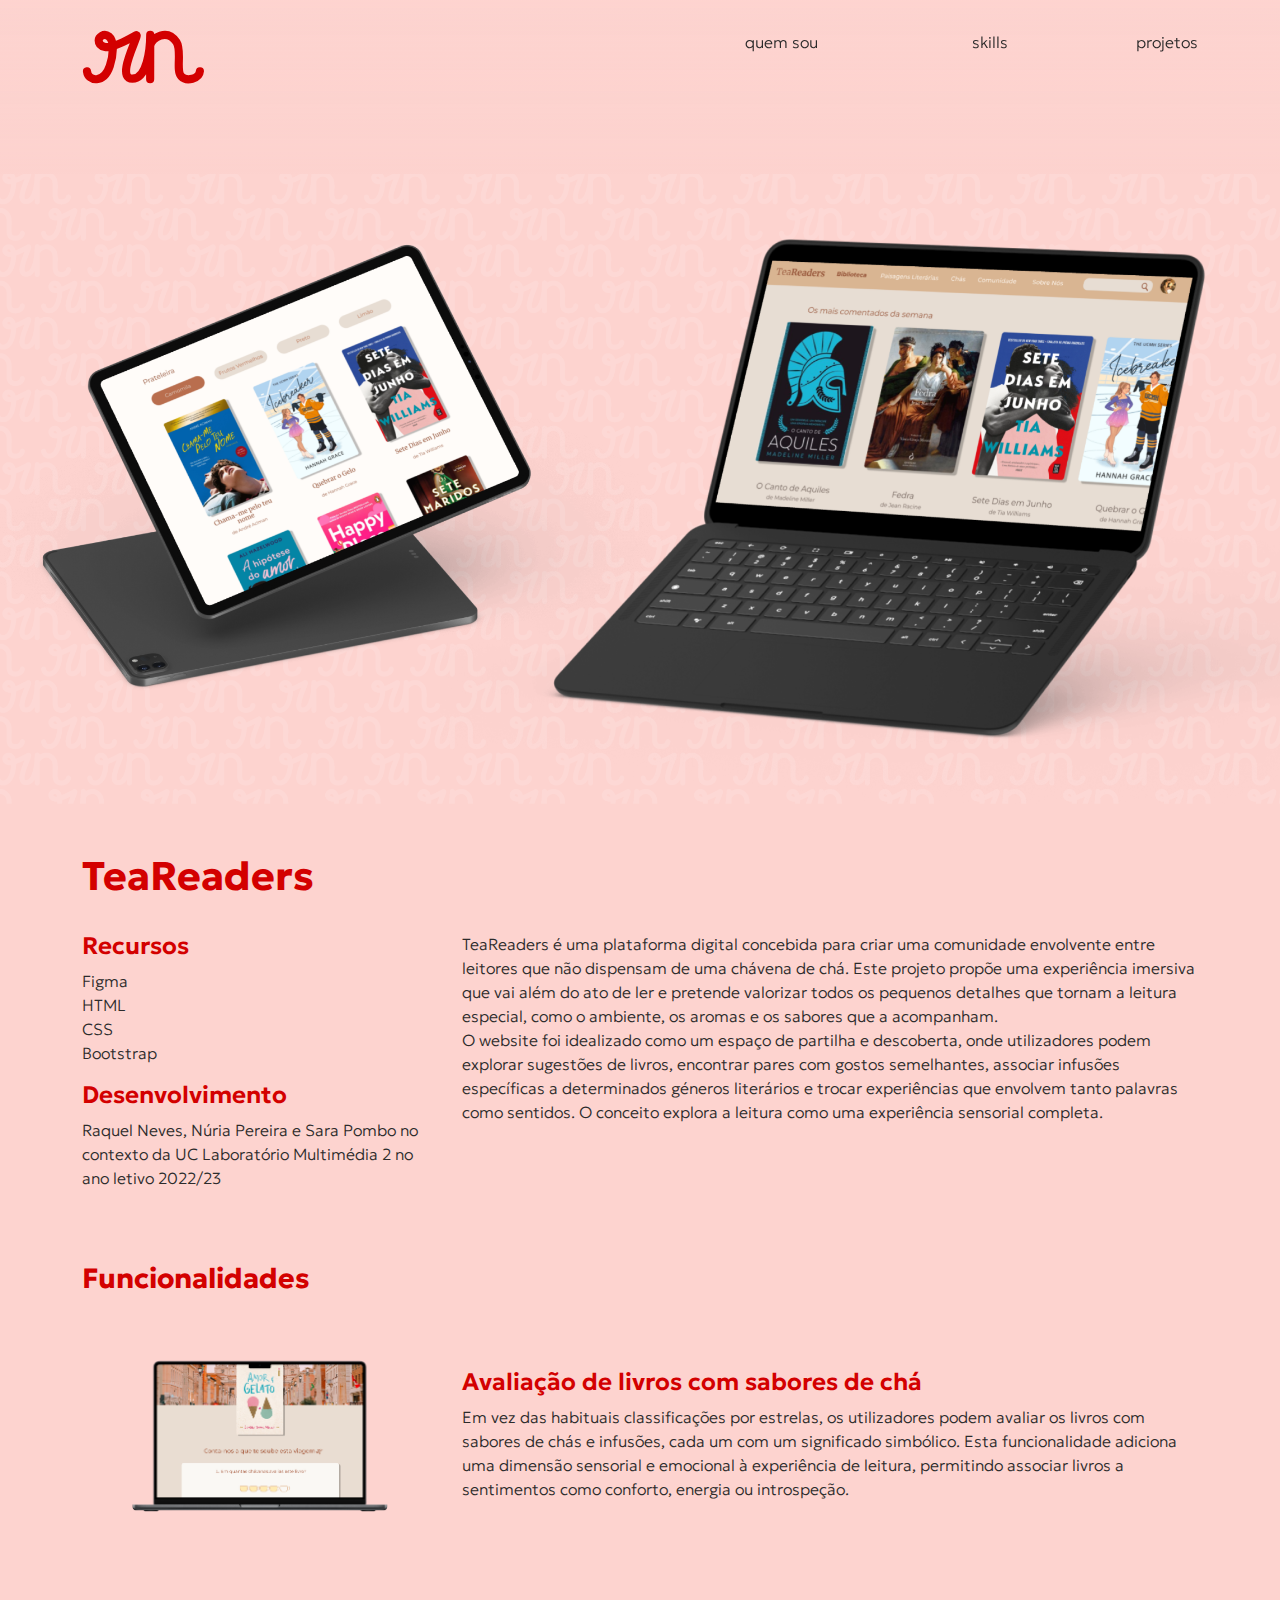
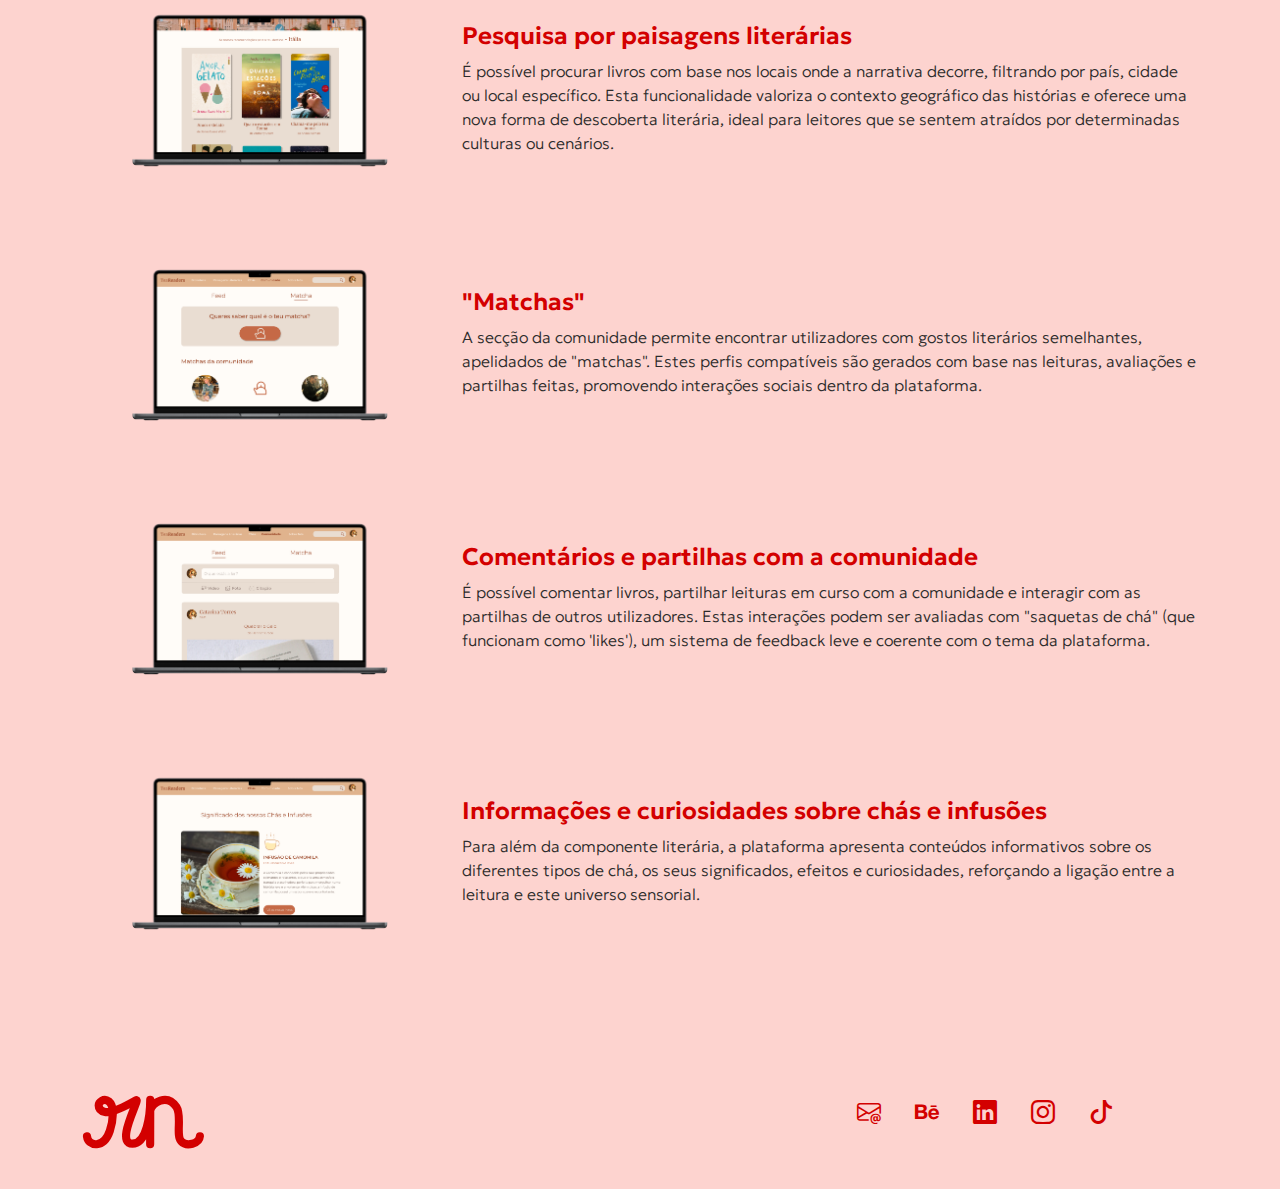
<file: teareaders.html>
<!DOCTYPE html>
<html lang="pt">
<head>
  <meta charset="UTF-8">
  <meta name="viewport" content="width=device-width, initial-scale=1">
  <link rel="icon" type="image/x-icon" href="svgs/logo_pequeno.svg">
  <title>Raquel Neves – Projeto TeaReaders</title>

  <link href="https://cdn.jsdelivr.net/npm/bootstrap@5.3.3/dist/css/bootstrap.min.css" rel="stylesheet">
  <link href="https://cdn.jsdelivr.net/npm/bootstrap-icons/font/bootstrap-icons.css" rel="stylesheet">
  <link rel="preconnect" href="https://fonts.googleapis.com">
  <link rel="preconnect" href="https://fonts.gstatic.com" crossorigin>
  <link href="https://fonts.googleapis.com/css2?family=Playwrite+DK+Loopet:wght@100..400&display=swap" rel="stylesheet">
  <link href="global.css" rel="stylesheet">
  <link rel="preconnect" href="https://fonts.googleapis.com">
  <link rel="preconnect" href="https://fonts.gstatic.com" crossorigin>
  <link href="https://fonts.googleapis.com/css2?family=Geologica:wght@100..900&display=swap" rel="stylesheet">


</head>

<body style="background: var(--light-pink)">

<header class="nav">
  <div class="container">
    <div class="row">
      <div class="col-6">
        <a href="index.html"><img src="svgs/logo_pequeno.svg"></a>
      </div>
      <div class="col-2 text-end">
        <a class="nav-menu" href="quemsou.html">quem sou</a>
      </div>
      <div class="col-2 text-end">
        <a class="nav-menu" href="index.html#skills">skills</a>
      </div>
      <div class="col-2 text-end">
        <a class="nav-menu" href="projetos.html">projetos</a>
      </div>
    </div>

  </div>
</header>

<section>
  <div class="capa-projeto mb-5">
    <img src="projetos/teareaders-capa.png" class="img-capa-projeto">
  </div>
  <section class="container mt-5">
    <h1 class="pb-4">TeaReaders</h1>
    <div class="row">
      <div class="col-4">
        <h4>Recursos</h4>
        <ul>
          <li>Figma</li>
          <li>HTML</li>
          <li>CSS</li>
          <li>Bootstrap</li>
        </ul>
        <h4>Desenvolvimento</h4>
        <p>Raquel Neves, Núria Pereira e Sara Pombo no contexto da UC Laboratório Multimédia 2 no ano letivo 2022/23</p>
      </div>
      <div class="col-8">
        <p>
          TeaReaders é uma plataforma digital concebida para criar uma comunidade envolvente entre leitores que não dispensam de uma chávena de chá. Este projeto propõe uma experiência imersiva que vai além do ato de ler e pretende valorizar todos os pequenos detalhes que tornam a leitura especial, como o ambiente, os aromas e os sabores que a acompanham.
          <br>O website foi idealizado como um espaço de partilha e descoberta, onde utilizadores podem explorar sugestões de livros, encontrar pares com gostos semelhantes, associar infusões específicas a determinados géneros literários e trocar experiências que envolvem tanto palavras como sentidos. O conceito explora a leitura como uma experiência sensorial completa.
        </p>
      </div>
    </div>

    <section class="my-5 pt-2 pb-5">
      <h3 class="pb-4">Funcionalidades</h3>
      <div class="row mb-4">
        <div class="col-4">
          <img src="projetos/teareaders-avaliacao.png" width="100%">
        </div>
        <div class="col-8 d-flex align-items-center">
          <div>
            <h4>Avaliação de livros com sabores de chá</h4>
            <p>
              Em vez das habituais classificações por estrelas, os utilizadores podem avaliar os livros com sabores de chás e infusões, cada um com um significado simbólico. Esta funcionalidade adiciona uma dimensão sensorial e emocional à experiência de leitura, permitindo associar livros a sentimentos como conforto, energia ou introspeção.        </div>
         </div>
        </div>
      <div class="row mb-4">
        <div class="col-4">
          <img src="projetos/teareaders-paisagens.png" width="100%">
        </div>
        <div class="col-8 d-flex align-items-center">
          <div>
            <h4>Pesquisa por paisagens literárias</h4>
            <p>
              É possível procurar livros com base nos locais onde a narrativa decorre, filtrando por país, cidade ou local específico. Esta funcionalidade valoriza o contexto geográfico das histórias e oferece uma nova forma de descoberta literária, ideal para leitores que se sentem atraídos por determinadas culturas ou cenários.
            </p>
          </div>
        </div>
      </div>
      <div class="row mb-4">
        <div class="col-4">
          <img src="projetos/teareaders-matcha.png" width="100%">
        </div>
        <div class="col-8 d-flex align-items-center">
          <div>
            <h4>"Matchas"</h4>
            <p>
              A secção da comunidade permite encontrar utilizadores com gostos literários semelhantes, apelidados de "matchas". Estes perfis compatíveis são gerados com base nas leituras, avaliações e partilhas feitas, promovendo interações sociais dentro da plataforma.
            </p>
          </div>
        </div>
      </div>
      <div class="row mb-4">
        <div class="col-4">
          <img src="projetos/teareaders-comunidade.png" width="100%">
        </div>
        <div class="col-8 d-flex align-items-center">
          <div>
            <h4>Comentários e partilhas com a comunidade</h4>
            <p>
              É possível comentar livros, partilhar leituras em curso com a comunidade e interagir com as partilhas de outros utilizadores. Estas interações podem ser avaliadas com "saquetas de chá" (que funcionam como 'likes'), um sistema de feedback leve e coerente com o tema da plataforma.
            </p>
          </div>
        </div>
      </div>
      <div class="row mb-4">
        <div class="col-4">
          <img src="projetos/teareaders-info.png" width="100%">
        </div>
        <div class="col-8 d-flex align-items-center">
          <div>
            <h4>Informações e curiosidades sobre chás e infusões</h4>
            <p>
              Para além da componente literária, a plataforma apresenta conteúdos informativos sobre os diferentes tipos de chá, os seus significados, efeitos e curiosidades, reforçando a ligação entre a leitura e este universo sensorial.
            </p>
          </div>
        </div>
      </div>

    </section>
  </section>

</section>




<!-- FOOTER -->
<footer>
  <div class="container">
    <div class="row">
      <div class="col-8">
        <a href="index.html#top"><img src="svgs/logo_pequeno.svg"></a>
      </div>
      <div class="col-4">
        <a href=""><i style="color: var(--main-red)" class="bi-envelope-at"></i></a>
        <a href="https://www.behance.net/ui-raquel" target="_blank"><i style="color: var(--main-red)" class="bi-behance"></i></a>
        <a href="https://www.linkedin.com/in/raquelgneves/" target="_blank"><i style="color: var(--main-red)" class="bi-linkedin"></i></a>
        <a href="https://www.instagram.com/ui.raquel/" target="_blank"><i style="color: var(--main-red)" class="bi-instagram"></i></a>
        <a href=""><i style="color: var(--main-red)" class="bi-tiktok"></i></a>
      </div>
    </div>
  </div>

</footer>


<script src="https://cdn.jsdelivr.net/npm/bootstrap@5.3.3/dist/js/bootstrap.bundle.min.js"></script>


</body>
</html>
</file>
<file: global.css>
:root {
    --main-red: #D30000;
    --light-pink: #FDD3CF;
    --almost-back: #2C2B2B;
    --light-orange: #F76C5E;
}

html {
    font-family: 'Geologica', sans-serif;
}

body {
    background-color: var(--main-red);
    background-image: url('svgs/fundo.svg');
    background-size: cover;
    color: var(--almost-back);
    font-family: 'Geologica', sans-serif;
    font-weight: 200;
    font-size: 1rem;
}



.main-body {
    background-image: url('svgs/onda.svg');
    background-repeat: no-repeat;
    width: 100%;
    background-position: top;
    height: 2900px; /*ajustar a altura disto */
    background-size: 100% auto;
    display: flex;
    flex-direction: column;
    justify-content: center;
}

.quote {
    font-family: 'Geologica', sans-serif;
    font-weight: lighter;
    font-size: 2.1rem;
    text-align: center;
    color: var(--main-red);
    padding-top: 140px;
    padding-bottom: 40px;
}

.quote-quemsou {
    font-family: 'Geologica', sans-serif;
    font-weight: lighter;
    font-size: 2.1rem;
    text-align: center;
    color: var(--light-pink);
    align-content: center;
    height: 300px;
    background-image: url("svgs/fundo.svg");
    margin-top: 90px;
    margin-bottom: 90px;
}

.seccoes {
    margin-top: 100px;
}


nav a {
    color: var(--almost-back);
    text-decoration: none;
    margin: 0 15px;
    font-weight: 400;
    font-size: 1.3rem;
}

a.nav-menu:hover {
    font-weight: bolder;
}

header {
    background-image: linear-gradient(rgba(253, 211, 207, 0.7), rgba(253, 211, 207, 0));
    position: sticky;
    top: 0;
    z-index: 1000;
    padding-top: 30px;
    padding-bottom: 90px;
    margin-bottom: 90px;
}

.section-title {
    font-weight: bold;
    color: var(--main-red);
}

.skills-icons i {
    font-size: 1.5rem;
    color: var(--main-red);
    margin-right: 8px;
}

footer i {
    color: var(--light-pink);
    font-size: 1.5rem;
    margin: 0 15px;
    text-align: right;
}

footer {
    margin-bottom: 40px;
    margin-top: 40px;
}

h1, h3 {
    color: var(--main-red);
    font-weight: 700;
}

h4 {
    color: var(--main-red);
    font-weight: 600;
    font-size: 1.5rem;
}

ul {
    list-style-type: none;
    padding: 0;
}

li i {
    font-size: 1.6rem;
    margin-right: 15px;
}

.nome {
    font-family: 'Playwrite DK Loopet', serif;
    color: var(--main-red);
}

.nome:hover {
    text-decoration: underline;
}

.link-projetos {
    color: var(--light-orange);
    font-size: 1.3rem;
}

.link-projetos:hover {
    font-weight: bolder;
    font-style: italic;
}

.cover {
    display: flex;
    align-items: center;
    height: 100vh;
    width: auto; /*ver pq é que a espiral não fica pequena e responsive */
    background-image: url('svgs/espiral.svg');
    background-repeat: no-repeat;
    color: var(--light-pink);

}

.logo-container {
    position: absolute;
    top: 50%;
    right: 12%;
    transform: translateY(-50%);
    display: flex;
    align-items: center;
    gap: 2rem;
}

#logo {
    height: 150px;
}

#raquelneves {
    font-size: 4rem;
    line-height: 0.6;
    font-family: 'Geologica', sans-serif;
    font-weight: 100;
}

a {
    text-decoration: none;
}

.nav-menu {
    color: var(--almost-back);
}


.card-img-top {
    border-style: none;
    border-radius: 5px;
    /* background-image: url("svgs/fundo.svg"); */
    background: rgba(255, 255, 255, 0.1) url('svgs/fundo.svg') no-repeat center;
}

.card {
    border-style: none;
    background-color: transparent;
}

.card-link {
    text-decoration: none;
    color: inherit;
    display: block;
}

.card-img-top:hover {
    box-shadow: 0 4px 20px rgba(0,0,0,0.15);
    transform: translateY(-2px);
    transition: 0.3s;
}


#carouselMockups {
    width: 100vw;
    margin: 0;
    padding: 0;
    background-image: url("svgs/fundo.svg");
}

.carousel-inner img {
    height: 50vh;
    object-fit: contain;
}

.progress {
    height: 12px;
    margin-top: 5px;
    margin-bottom: 15px;
    border-radius: 20px;
    background-color: transparent;
    border-style: solid;
    border-width: 1px;
    border-color: var(--main-red);
}

.progress-bar {
    background-color: var(--main-red);
    border-radius: 20px;
}

.foto-raquel {
    background-image: url("raquel1.png");
    background-size: cover;
    background-position: center;
    border-radius: 50%;
    border-width: 3px;
    border-style: solid;
    border-color: var(--main-red);
}

#skills {
    scroll-margin-top: 26vh;
}

.capa-projeto {
    width: 100%;
    height: 70vh;
    overflow: hidden;
    position: relative;
}

.img-capa-projeto {
    width: 100%;
    height: 100%;
    object-fit: cover;
    display: block;
}

img {
    max-width: 100%;
    height: auto;
}

/* parte responsive */

@media (max-width: 1200px) {
    .cover {
        display: none;
    }

    body {
        background: var(--light-pink);
    }

    .main-body {
        background-image: none;
        justify-content: normal;
        height: auto;
    }

    footer i {
        color: var(--almost-back);

    }

}

@media (max-width: 850px) {
    .quote {
        font-size: 1.3rem;
        padding: 80px 20px 40px;
    }

    .row > [class^="col-"] {
        width: 100% !important;
        margin-bottom: 30px;
    }

  




}

@media (max-width: 480px) {
    body {
        font-size: 0.95rem;
    }
}
</file>
